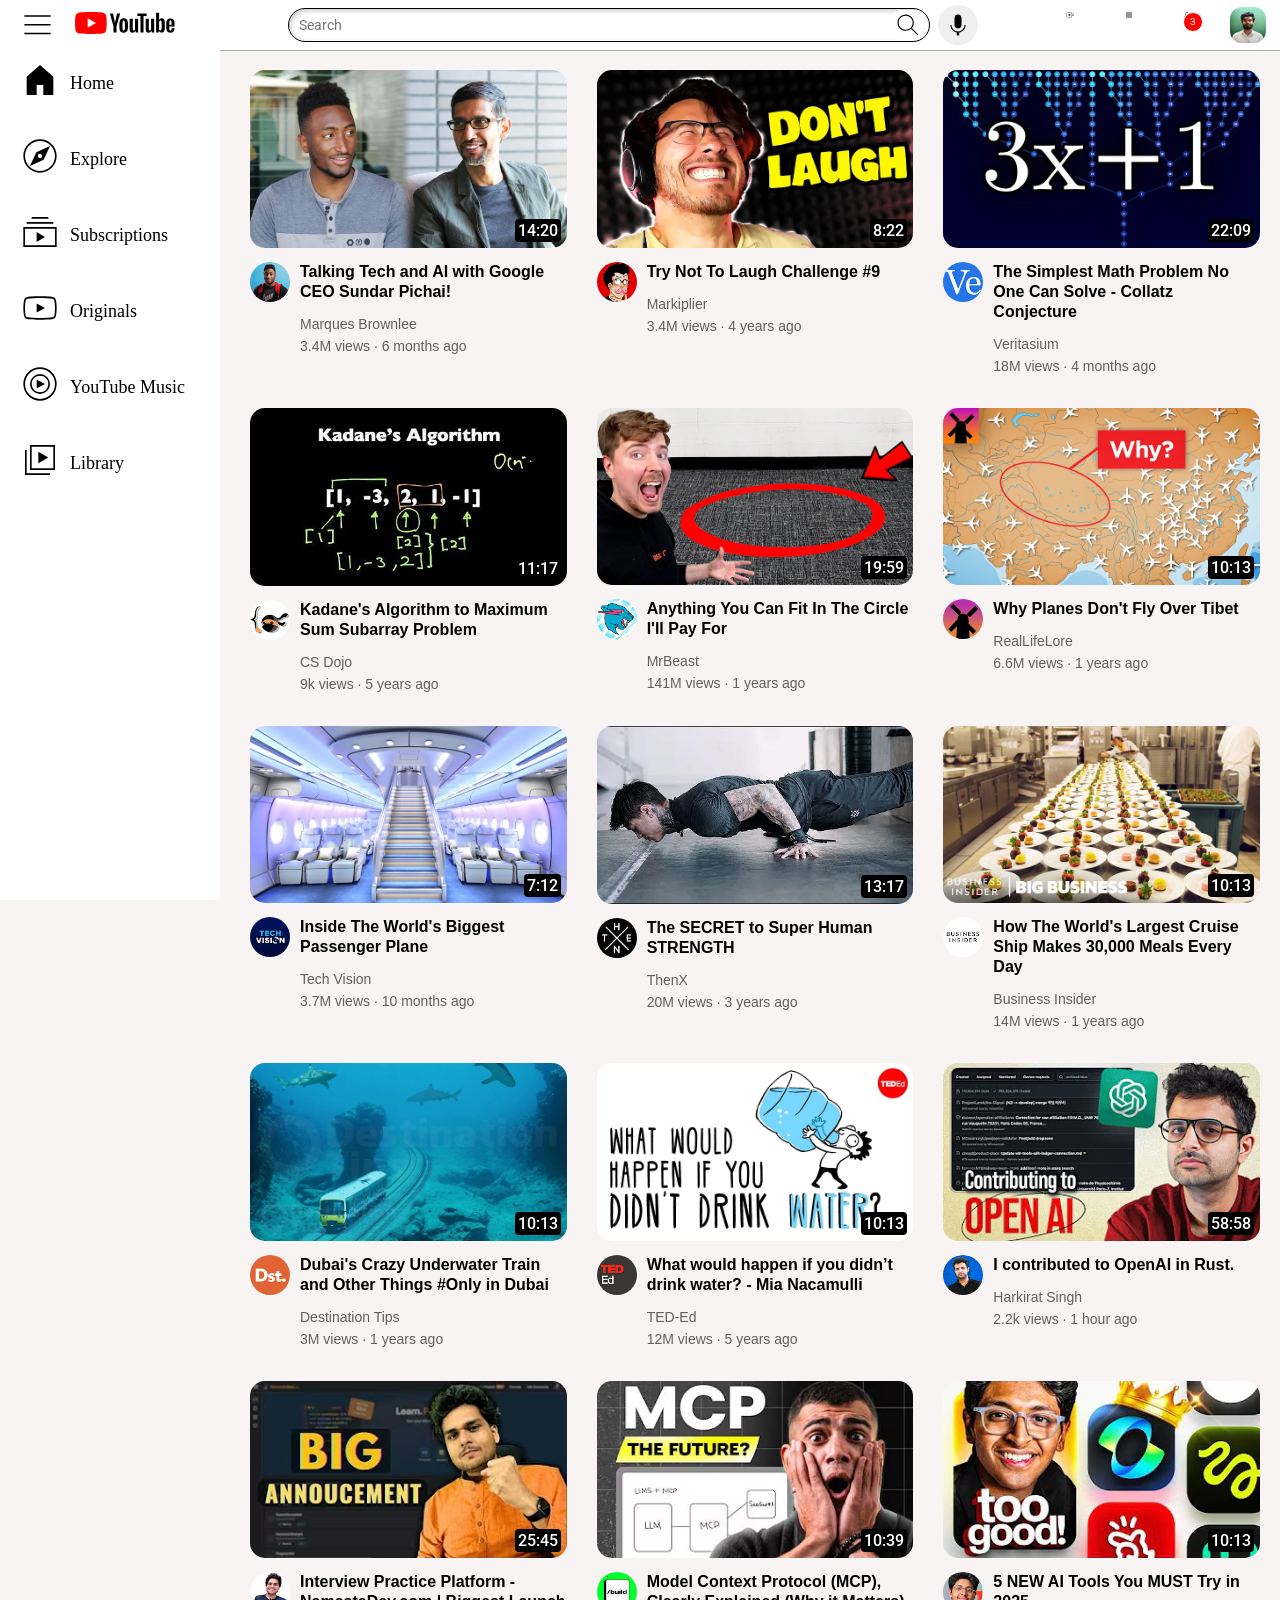
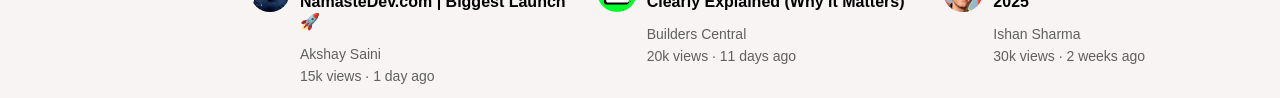
<file: index.html>
<!DOCTYPE html>
<html lang="en">
<head>
  <meta charset="UTF-8">
  <meta name="viewport" content="width=device-width, initial-scale=1.0">
  <link rel="preconnect" href="https://fonts.googleapis.com">
<link rel="preconnect" href="https://fonts.gstatic.com" crossorigin>
<link href="https://fonts.googleapis.com/css2?family=Roboto:ital,wght@0,100..900;1,100..900&display=swap" rel="stylesheet">

  <title>youtube.com Clone</title>
  <link rel="stylesheet" href="youtube.css">
  <link rel="stylesheet" href="header.css">
  <link rel="stylesheet" href="general.css">
  <link rel="stylesheet" href="sidebar.css">
  
</head>
<body>
  <!-- header -->
  <header class="header">
    <div class="left-section">
      <div class="menu-icon">
        <img class="menu" src="thumbnails/hamburger-menu.svg" alt="menu">
        <div class="tooltip">
          Menu
        </div>
      </div>
     <a href="https://www.youtube.com/">
      <img class="youtubelogo" src="thumbnails/youtube-logo.svg" alt="youtube">
     </a>
      
    </div>
    <div class="middle-section">
      <input class="nav-bar" type="text" placeholder="Search">
      <button class="search-button">
        <img src="thumbnails/search.svg" alt="search">
        <div class="tooltip">Search</div>
      </button>
      <button class="voice-search-button">
        <img src="thumbnails/voice-search-icon.svg" alt="">
        <div class="tooltip">Search With Your Voice</div>
      </button>
    </div>
    <div class="right-section">
      <button class="add-video-btn">
        <img class="add-video-icon" src="thumbnails/upload.svg" alt="add-video">
        <div class="tooltip">Create</div>
      </button>
      <button class="apps-btn">
        <img class="apps-icon" src="thumbnails/youtube-apps.svg" alt="apps">
        <div class="tooltip">YouTube Apps</div>
      </button>
      <button class="notification-btn">
        <img class="notification-icon" src="thumbnails/notifications.svg" alt="notifications">
        <p class="notifi-nor">3</p>
        <div class="tooltip">Notifications</div>
      </button>
      <div class="profile">
        <img class="profile-icon"  src="thumbnails/suhail-profile.jpg" alt="profile-pic">
        <div class="tooltip">Profile</div>
      </div>   
    </div>
  </header>
  <!-- side bar -->
  <nav class="side-bar">
    <div class="sidebar-box">
      <a href="https://www.youtube.com/">
        <img class="sidebar-image" src="thumbnails/home.svg" alt="home">
      </a>
      <div class="sidebar-des">Home</div>
      
    </div>
    <div class="sidebar-box">
      <img class="sidebar-image" src="thumbnails/explore.svg" alt="explore">
      <div class="sidebar-des">Explore</div>
    </div>
    <div class="sidebar-box">
      <img class="sidebar-image" src="thumbnails/subscriptions.svg" alt="subscription">
      <div class="sidebar-des">Subscriptions</div>
    </div>
    <div class="sidebar-box">
      <img class="sidebar-image" src="thumbnails/originals.svg" alt="originals">
      <div class="sidebar-des">Originals</div>
    </div>
    <div class="sidebar-box">
      <img class="sidebar-image" src="thumbnails/youtube-music.svg" alt="music">
      <div class="sidebar-des">YouTube Music</div>
    </div>
    <div class="sidebar-box">
      <img class="sidebar-image" src="thumbnails/library.svg" alt="library">
      <div class="sidebar-des">Library</div>
    </div>
  </nav>
  <!-- extended-sidebar -->
  <nav class="exside-bar">
    <div class="horizontal-layout">
      <div class="exsidebar-box">
        <a href="https://www.youtube.com/">
          <img class="exsidebar-image" src="thumbnails/home.svg" alt="home">
        </a>
      </div>
      <div class="exsidebar-des">Home</div>
    </div>
     
    <div class="horizontal-layout">
      <div class="exsidebar-box">
        <img class="exsidebar-image" src="thumbnails/explore.svg" alt="explore">
      </div>
      <div class="exsidebar-des">Explore</div>
    </div>
      
    <div class="horizontal-layout">
      <div class="exsidebar-box">
        <img class="exsidebar-image" src="thumbnails/subscriptions.svg" alt="subscription">
      </div>
      <div class="exsidebar-des">Subscriptions</div>
    </div>
     
    <div class="horizontal-layout">
      <div class="exsidebar-box">
        <img class="exsidebar-image" src="thumbnails/originals.svg" alt="originals">
      </div>
      <div class="exsidebar-des">Originals</div>
    </div>
      
    <div class="horizontal-layout">
      <div class="exsidebar-box">
        <img class="exsidebar-image" src="thumbnails/youtube-music.svg" alt="music">
      </div>
      <div class="exsidebar-des">YouTube Music</div>
    </div>
      
    <div class="horizontal-layout">
      <div class="exsidebar-box">
        <img class="exsidebar-image" src="thumbnails/library.svg" alt="library">
      </div>
      <div class="exsidebar-des">Library</div>
    </div>
       
  </nav>


  <!-- layout -->
  <main class="main-content">
  <section class="youtube-web-page">
    <!-- 1 -->
    <div class="layout">
    <div class="thumbnail-time">
      <a href="https://www.youtube.com/watch?v=n2RNcPRtAiY">
        <img class="thumbnail" src="thumbnails/thumbnail-1.webp" alt="">
      </a>
      
    <p class="video-time">14&#58;20</p>
    </div>
    <div class="channel-profile-info">
    <div class="profile-layouts">
      <a href="https://www.youtube.com/c/mkbhd">
      <img class="profile-pic" src="thumbnails/channel-1.jpeg" alt="channel-1">
      </a>
    </div>
    
    <div class="video-info">
        <p class="video-title">
      <a href="https://www.youtube.com/watch?v=n2RNcPRtAiY">
          Talking Tech and AI with Google CEO Sundar Pichai!
      </a>
        </p>
        <a href="https://www.youtube.com/c/mkbhd">
          <p class="video-author">
            Marques Brownlee
          </p>
          </a>
    
    <p class="video-stats">
      3.4M views &#183; 6 months ago
    </p>
  </div>
  </div>
  </div>
  <!-- 2 -->
  <div class="layout">
    <div class="thumbnail-time">
      <a href="https://www.youtube.com/watch?v=mP0RAo9SKZk">
        <img class="thumbnail" src="thumbnails/thumbnail-2.webp" alt="">
      </a>
        <p class="video-time">8&#58;22</p>
    </div>
    <div class="channel-profile-info">
      <div class="profile-layouts">
        <a href="https://www.youtube.com/c/markiplier">
        <img class="profile-pic" src="thumbnails/channel-2.jpeg" alt="channel-2">

        </a>
      </div>
      <div class="video-info">
        <p class="video-title">
          <a href="https://www.youtube.com/watch?v=mP0RAo9SKZk">
          Try Not To Laugh Challenge &#35;9
        </a>
        </p>
        <a href="https://www.youtube.com/c/markiplier">
          <p class="video-author">
            Markiplier
          </p>
          </a>
        <p class="video-stats">
          3.4M views &#183; 4 years ago
        </p>
    </div>
    </div>
  </div>
  <!-- 3 -->
  <div class="layout">
    <div class="thumbnail-time">
      <a href="https://www.youtube.com/watch?v=094y1Z2wpJg">
      <img class="thumbnail" src="thumbnails/thumbnail-3.webp" alt="">

      </a>
      <p class="video-time">22&#58;09</p>
    </div>
    <div class="channel-profile-info">
      <div class="profile-layouts">
        <a href="https://www.youtube.com/c/veritasium">
        <img class="profile-pic" src="thumbnails/channel-3.jpeg" alt="channel-2">
        </a>
      </div>
      <div class="video-info">
        <p class="video-title">
          <a href="https://www.youtube.com/watch?v=094y1Z2wpJg">
            The Simplest Math Problem No One Can Solve - Collatz Conjecture
        </a>
        </p>
        <a href="https://www.youtube.com/c/veritasium">
          <p class="video-author">
            Veritasium
          </p>
          </a>
        
        <p class="video-stats">
          18M views &#183; 4 months ago
        </p>
      </div>
    </div>
  </div>
  <!-- 4 -->
  <div class="layout">
    <div class="thumbnail-time">
      <a href="https://www.youtube.com/watch?v=86CQq3pKSUw">
      <img class="thumbnail" src="thumbnails/thumbnail-4.webp" alt="">
      </a>
      <p class="video-time">11&#58;17</p>
    </div>
    <div class="channel-profile-info">
    <div class="profile-layouts">
      <a href="https://www.youtube.com/c/CSDojo">
      <img class="profile-pic" src="thumbnails/channel-4.jpeg" alt="channel-2">
      </a> 
    </div>
    <div class="video-info">
    <p class="video-title">
      <a href="https://www.youtube.com/watch?v=86CQq3pKSUw">
      Kadane&#39;s Algorithm to Maximum Sum Subarray Problem

    </p>
    <a href="https://www.youtube.com/c/CSDojo">
      <p class="video-author">
        CS Dojo
      </p>
      </a> 
    
  </a>

    <p class="video-stats">
      9k views &#183; 5 years ago
    </p>
  </div>
  </div>
  </div>
  <!-- 5 -->
  <div class="layout">
    <div class="thumbnail-time">
      <a href="https://www.youtube.com/watch?v=yXWw0_UfSFg">
      <img class="thumbnail" src="thumbnails/thumbnail-5.webp" alt="">
      </a>
      <p class="video-time">19&#58;59</p>
    </div>
    <div class="channel-profile-info">
    <div class="profile-layouts">
      <a href="https://www.youtube.com/channel/UCX6OQ3DkcsbYNE6H8uQQuVA">
      <img class="profile-pic" src="thumbnails/channel-5.jpeg" alt="channel-2">
      </a>
    </div>
    <div class="video-info">
    <p class="video-title">
      <a href="https://www.youtube.com/watch?v=yXWw0_UfSFg">
      Anything You Can Fit In The Circle I&#39;ll Pay For

    </p>
    <a href="https://www.youtube.com/channel/UCX6OQ3DkcsbYNE6H8uQQuVA">
      <p class="video-author">
        MrBeast
      </p>
      </a>

  </a>

    <p class="video-stats">
      141M views &#183; 1 years ago
    </p>
  </div>
  </div>
  </div>
  <!-- 6 -->
  <div class="layout">
    <div class="thumbnail-time">
      <a href="https://www.youtube.com/watch?v=e3MX7HoGXug">
      <img class="thumbnail" src="thumbnails/thumbnail-6.webp" alt="">
      </a>
      <p class="video-time">10&#58;13</p>
    </div>
    <div class="channel-profile-info">
      <div class="profile-layouts">
        <a href="https://www.youtube.com/channel/UCP5tjEmvPItGyLhmjdwP7Ww">
        <img class="profile-pic" src="thumbnails/6.jpeg" alt="channel-2">
        </a>
      </div>
      <div class="video-info">
        <p class="video-title">
          <a href="https://www.youtube.com/watch?v=e3MX7HoGXug">
          Why Planes Don&#39;t Fly Over Tibet
          </a>
        </p>
        <a href="https://www.youtube.com/channel/UCP5tjEmvPItGyLhmjdwP7Ww">
          <p class="video-author">
            RealLifeLore
          </p>
          </a>
        <p class="video-stats">
          6.6M views &#183; 1 years ago
        </p>
    </div>
    </div>
  </div>
  <!-- 7 -->
  <div class="layout">
    <div class="thumbnail-time">
      <a href="https://www.youtube.com/watch?v=lFm4EM1juls">
      <img class="thumbnail" src="thumbnails/thumbnail-7.webp" alt="">
    </a>
      <p class="video-time">7&#58;12</p>
    </div>
    <div class="channel-profile-info">
      <div class="profile-layouts">
        <a href="https://www.youtube.com/channel/UCHAK6CyegY22Zj2GWrcaIxg">
        <img class="profile-pic" src="thumbnails/7.jpeg" alt="channel-2">
        </a>
      </div>
      <div class="video-info">
        <p class="video-title">
          <a class="video-link" href="https://www.youtube.com/watch?v=lFm4EM1juls">
            Inside The World's Biggest Passenger Plane
      </a>
          
        </p>
        <a href="https://www.youtube.com/channel/UCHAK6CyegY22Zj2GWrcaIxg">
          <p class="video-author">
            Tech Vision
          </p>
          </a>
        
        <p class="video-stats">
          3.7M views &#183;  10 months ago
        </p>
    </div>
    </div>
  </div>
  <!-- 8 -->
  <div class="layout">
    <div class="thumbnail-time">
      <a href="https://www.youtube.com/watch?v=ixmxOlcrlUc">
      <img class="thumbnail" src="thumbnails/thumbnail-8.webp" alt="">
      </a>
      <p class="video-time">13&#58;17</p>
    </div>
    <div class="channel-profile-info">
      <div class="profile-layouts">
        <a href="https://www.youtube.com/c/OFFICIALTHENXSTUDIOS">
        <img class="profile-pic" src="thumbnails/channel-8.jpeg" alt="channel-2">
        </a>
      </div>
      <div class="video-info">
        <p class="video-title">
          <a class="video-link" href="https://www.youtube.com/watch?v=ixmxOlcrlUc">
            The SECRET to Super Human STRENGTH
          </a>
          
        </p>
        <a href="https://www.youtube.com/c/OFFICIALTHENXSTUDIOS">
          <p class="video-author">
            ThenX
          </p>
          </a>
        
        <p class="video-stats">
          20M views &#183; 3 years ago
        </p>
    </div>
    </div>
  </div>
  <!-- 9 -->
  <div class="layout">
    <div class="thumbnail-time">
      <a href="https://www.youtube.com/watch?v=R2vXbFp5C9o">
      <img class="thumbnail" src="thumbnails/thumbnail-9.webp" alt="">
      </a>
      <p class="video-time">10&#58;13</p>
    </div>
    <div class="channel-profile-info">
      <div class="profile-layouts">
        <a href="https://www.youtube.com/user/businessinsider">
          <img class="profile-pic" src="thumbnails/channel-9.jpeg" alt="channel-2">
        </a>
        
      </div>
      <div class="video-info">
        <p class="video-title">
          <a href="https://www.youtube.com/watch?v=R2vXbFp5C9o">
          
  How The World's Largest Cruise Ship Makes 30,000 Meals Every Day


        </a>
        </p>
        <a href="https://www.youtube.com/user/businessinsider">
          <p class="video-author">
            Business Insider
          </p>
        </a>
        
        <p class="video-stats">
          14M views &#183; 1 years ago
        </p>
    </div>
    </div>
  </div>
  <!-- 10 -->
  <div class="layout">
    <div class="thumbnail-time">
      <a href="https://www.youtube.com/watch?v=0nZuYyXET3s">
      <img class="thumbnail" src="thumbnails/thumbnail-10.webp" alt="">
      </a>
      <p class="video-time">10&#58;13</p>
    </div>
    <div class="channel-profile-info">
      <div class="profile-layouts">
        <a href="https://www.youtube.com/c/Destinationtips">
          <img class="profile-pic" src="thumbnails/channel-10.jpeg" alt="channel-2">
        </a>
        
      </div>
      <div class="video-info">
        <p class="video-title">
          <a href="https://www.youtube.com/watch?v=0nZuYyXET3s">
          Dubai's Crazy Underwater Train and Other Things #Only in Dubai

        </a>
        </p>
        <a href="https://www.youtube.com/c/Destinationtips">
          <p class="video-author">
            Destination Tips
          </p>
        </a>
        
        <p class="video-stats">
          3M views &#183; 1 years ago
        </p>
    </div>
    </div>
  </div>
  <!-- 11 -->
  <div class="layout">
    <div class="thumbnail-time">
      <a href="https://www.youtube.com/watch?v=9iMGFqMmUFs">
        <img class="thumbnail" src="thumbnails/thumbnail-11.webp" alt="">
      </a>
      <p class="video-time">10&#58;13</p>
    </div>
    <div class="channel-profile-info">
      <div class="profile-layouts">
        <a href="https://www.youtube.com/teded">
        <img class="profile-pic" src="thumbnails/channel-11.jpeg" alt="channel-2">
        </a>
      </div>
      <div class="video-info">
        <p class="video-title">
          <a href="https://www.youtube.com/watch?v=9iMGFqMmUFs">
        
  What would happen if you didn’t drink water? - Mia Nacamulli


        </a>
        </p>
        <a href="https://www.youtube.com/teded">
          <p class="video-author">
            TED-Ed
          </p>
        </a>
        
        <p class="video-stats">
          12M views &#183; 5 years ago
        </p>
    </div>
    </div>
  </div>
  <!-- 12 -->
  <div class="layout">
    <div class="thumbnail-time">
      <a href="https://www.youtube.com/watch?v=iNWT3SAWBFA">
      <img class="thumbnail" src="thumbnails/thumbnail-12.webp" alt="">
      </a>
      <p class="video-time">58&#58;58</p>
    </div>
    <div class="channel-profile-info">
      <div class="profile-layouts">
        <a href="https://www.youtube.com/@harkirat1">
        <img class="profile-pic" src="thumbnails/channel-12.jpeg" alt="channel-2">
        </a>
      </div>
      <div class="video-info">
        <p class="video-title">
          <a href="https://www.youtube.com/watch?v=iNWT3SAWBFA">        
            I contributed to OpenAI in Rust.
        </a>
        </p>
        <a href="https://www.youtube.com/@harkirat1">
          <p class="video-author">
            Harkirat Singh
          </p>
        </a>
        
        <p class="video-stats">
          2.2k views &#183; 1 hour ago
        </p>
    </div>
    </div>
  </div>
  <!-- 13 -->
  <div class="layout">
    <div class="thumbnail-time">
      <a href="https://www.youtube.com/watch?v=pXmUvRW4RI0&amp;pp=0gcJCYQJAYcqIYzv">
      <img class="thumbnail" src="thumbnails/thumbnail-13.webp" alt="">
      </a>
      <p class="video-time">25&#58;45</p>
    </div>
    <div class="channel-profile-info">
      <div class="profile-layouts">
        <a href="https://www.youtube.com/@akshaymarch7">
        <img class="profile-pic" src="thumbnails/channel-13.jpeg" alt="channel-2">
        </a>
      </div>
      <div class="video-info">
        <p class="video-title">
          <a href="https://www.youtube.com/watch?v=pXmUvRW4RI0&amp;pp=0gcJCYQJAYcqIYzv">
            Interview Practice Platform - NamasteDev.com | Biggest Launch 🚀 
        </a>
        </p>
        <a href="https://www.youtube.com/@akshaymarch7">
          <p class="video-author">
            Akshay Saini
          </p>
        </a>
        
        <p class="video-stats">
          15k views &#183; 1 day ago
        </p>
    </div>
    </div>
  </div>
  <!-- 14 -->
  <div class="layout">
    <div class="thumbnail-time">
      <a href="https://www.youtube.com/watch?v=e3MX7HoGXug">
      <img class="thumbnail" src="thumbnails/thumbnail-14.webp" alt="">
      </a>
      <p class="video-time">10&#58;39</p>
    </div>
    <div class="channel-profile-info">
      <div class="profile-layouts">
      <a href="https://www.youtube.com/@BuildersCentral">
        <img class="profile-pic" src="thumbnails/channel-14.jpeg" alt="channel-2">
      </a>
      </div>
      <div class="video-info">
        <p class="video-title">
          <a href="https://www.youtube.com/watch?v=e3MX7HoGXug">
            Model Context Protocol (MCP), Clearly Explained (Why it Matters)
        </a>
        </p>
        <a href="https://www.youtube.com/@BuildersCentral">
          <p class="video-author">
            Builders Central
          </p>
        </a>
        
        <p class="video-stats">
          20k views &#183; 11 days ago
        </p>
    </div>
    </div>
  </div>
  <!-- 15 -->
  <div class="layout">
    <div class="thumbnail-time">
      <a href="https://www.youtube.com/watch?v=ArHBvlnXtH8">
      <img class="thumbnail" src="thumbnails/thumbnail-15.webp" alt="">
      </a>
      <p class="video-time">10&#58;13</p>
    </div>
    <div class="channel-profile-info">
      <div class="profile-layouts">
        <a href="https://www.youtube.com/@IshanSharma7390">
        <img class="profile-pic" src="thumbnails/channel-15.jpeg" alt="channel-2">
        </a>
      </div>
      <div class="video-info">
        <p class="video-title">
          <a href="https://www.youtube.com/watch?v=ArHBvlnXtH8">
            5 NEW AI Tools You MUST Try in 2025  
        </a>
        </p>
        <a href="https://www.youtube.com/@IshanSharma7390">
          <p class="video-author">
            Ishan Sharma
          </p>
        </a>
      
        <p class="video-stats">
          30k views &#183; 2 weeks ago
        </p>
    </div>
    </div>
  </div>

  </section> 
  </main>
</body>
</html>
</file>
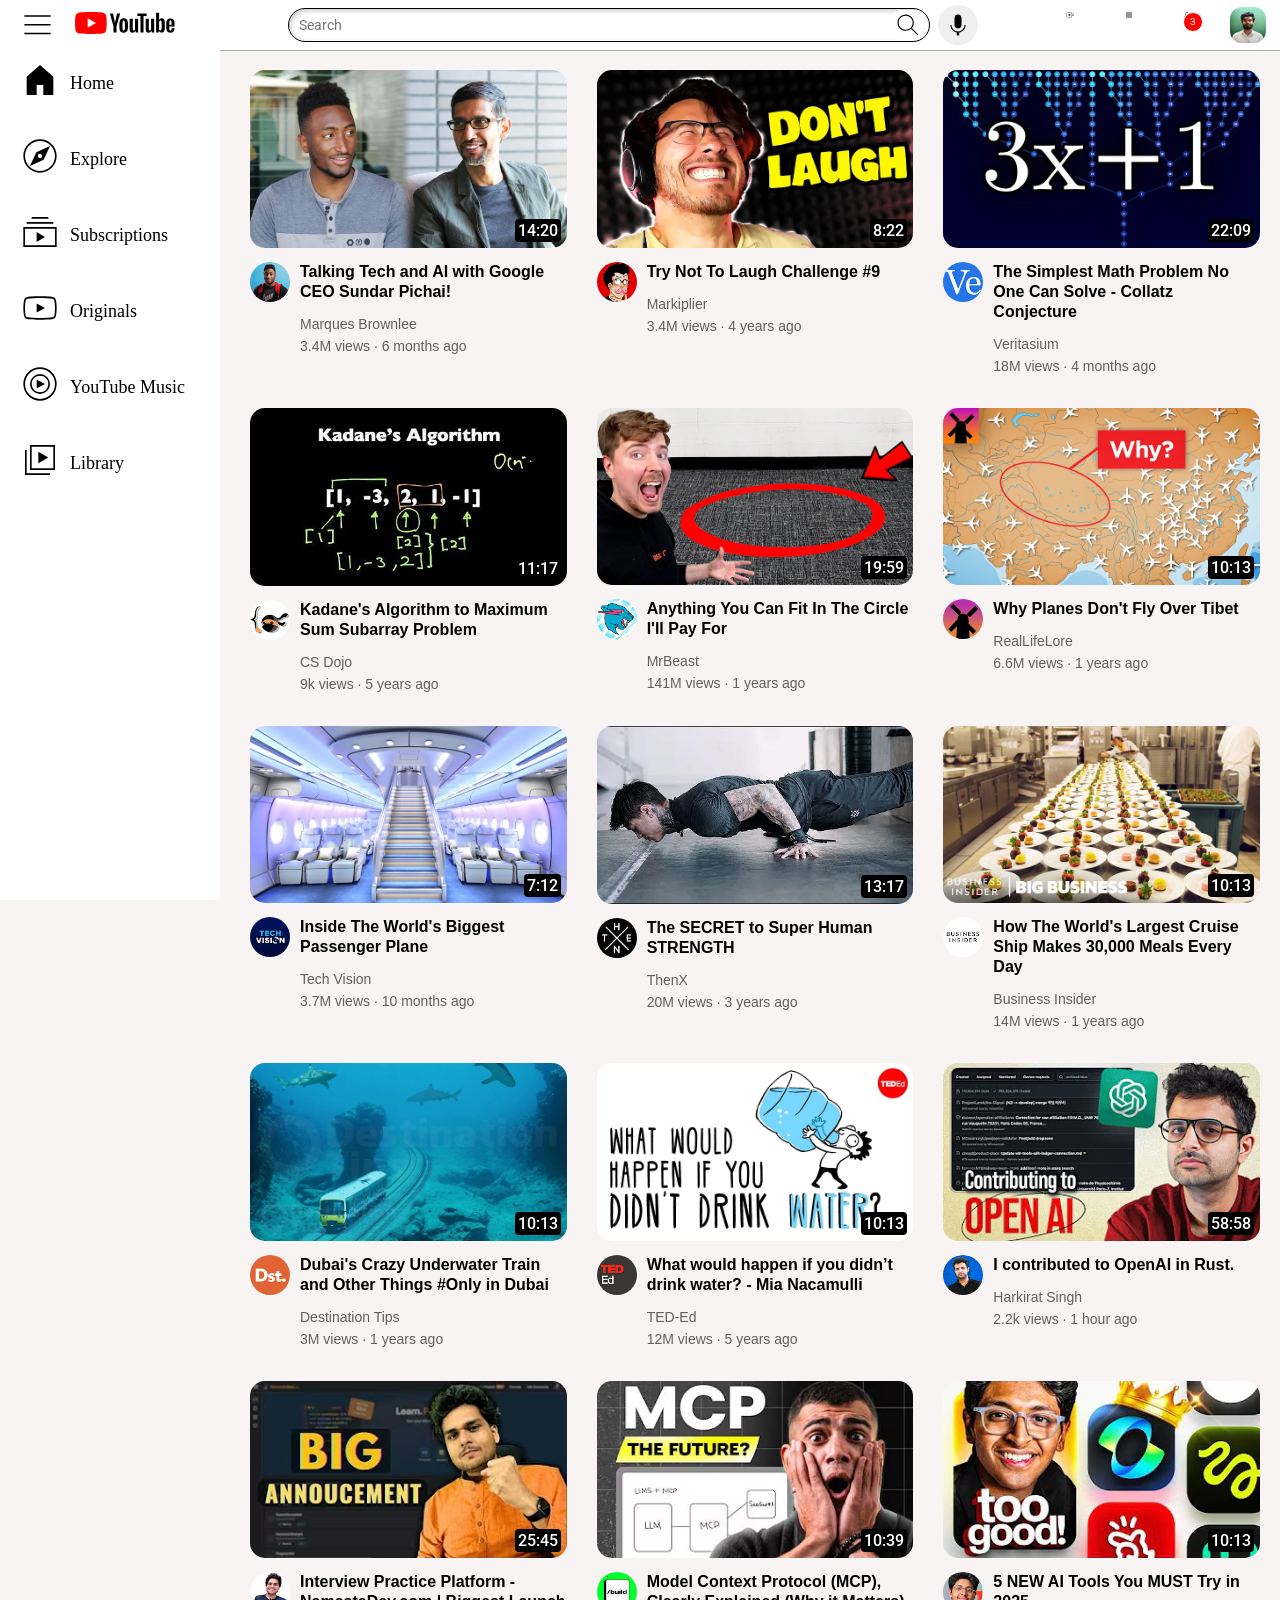
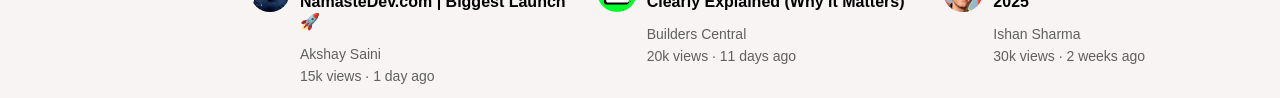
<file: youtube.html>
<!DOCTYPE html>
<html lang="en">
<head>
  <meta charset="UTF-8">
  <meta name="viewport" content="width=device-width, initial-scale=1.0">
  <link rel="preconnect" href="https://fonts.googleapis.com">
<link rel="preconnect" href="https://fonts.gstatic.com" crossorigin>
<link href="https://fonts.googleapis.com/css2?family=Roboto:ital,wght@0,100..900;1,100..900&display=swap" rel="stylesheet">

  <title>youtube.com Clone</title>
  <link rel="stylesheet" href="youtube.css">
  <link rel="stylesheet" href="header.css">
  <link rel="stylesheet" href="general.css">
  <link rel="stylesheet" href="sidebar.css">
  
</head>
<body>
  <!-- header -->
  <header class="header">
    <div class="left-section">
      <div class="menu-icon">
        <img class="menu" src="thumbnails/hamburger-menu.svg" alt="menu">
        <div class="tooltip">
          Menu
        </div>
      </div>
     <a href="https://www.youtube.com/">
      <img class="youtubelogo" src="thumbnails/youtube-logo.svg" alt="youtube">
     </a>
      
    </div>
    <div class="middle-section">
      <input class="nav-bar" type="text" placeholder="Search">
      <button class="search-button">
        <img src="thumbnails/search.svg" alt="search">
        <div class="tooltip">Search</div>
      </button>
      <button class="voice-search-button">
        <img src="thumbnails/voice-search-icon.svg" alt="">
        <div class="tooltip">Search With Your Voice</div>
      </button>
    </div>
    <div class="right-section">
      <button class="add-video-btn">
        <img class="add-video-icon" src="thumbnails/upload.svg" alt="add-video">
        <div class="tooltip">Create</div>
      </button>
      <button class="apps-btn">
        <img class="apps-icon" src="thumbnails/youtube-apps.svg" alt="apps">
        <div class="tooltip">YouTube Apps</div>
      </button>
      <button class="notification-btn">
        <img class="notification-icon" src="thumbnails/notifications.svg" alt="notifications">
        <p class="notifi-nor">3</p>
        <div class="tooltip">Notifications</div>
      </button>
      <div class="profile">
        <img class="profile-icon"  src="thumbnails/suhail-profile.jpg" alt="profile-pic">
        <div class="tooltip">Profile</div>
      </div>   
    </div>
  </header>
  <!-- side bar -->
  <nav class="side-bar">
    <div class="sidebar-box">
      <a href="https://www.youtube.com/">
        <img class="sidebar-image" src="thumbnails/home.svg" alt="home">
      </a>
      <div class="sidebar-des">Home</div>
      
    </div>
    <div class="sidebar-box">
      <img class="sidebar-image" src="thumbnails/explore.svg" alt="explore">
      <div class="sidebar-des">Explore</div>
    </div>
    <div class="sidebar-box">
      <img class="sidebar-image" src="thumbnails/subscriptions.svg" alt="subscription">
      <div class="sidebar-des">Subscriptions</div>
    </div>
    <div class="sidebar-box">
      <img class="sidebar-image" src="thumbnails/originals.svg" alt="originals">
      <div class="sidebar-des">Originals</div>
    </div>
    <div class="sidebar-box">
      <img class="sidebar-image" src="thumbnails/youtube-music.svg" alt="music">
      <div class="sidebar-des">YouTube Music</div>
    </div>
    <div class="sidebar-box">
      <img class="sidebar-image" src="thumbnails/library.svg" alt="library">
      <div class="sidebar-des">Library</div>
    </div>
  </nav>
  <!-- extended-sidebar -->
  <nav class="exside-bar">
    <div class="horizontal-layout">
      <div class="exsidebar-box">
        <a href="https://www.youtube.com/">
          <img class="exsidebar-image" src="thumbnails/home.svg" alt="home">
        </a>
      </div>
      <div class="exsidebar-des">Home</div>
    </div>
     
    <div class="horizontal-layout">
      <div class="exsidebar-box">
        <img class="exsidebar-image" src="thumbnails/explore.svg" alt="explore">
      </div>
      <div class="exsidebar-des">Explore</div>
    </div>
      
    <div class="horizontal-layout">
      <div class="exsidebar-box">
        <img class="exsidebar-image" src="thumbnails/subscriptions.svg" alt="subscription">
      </div>
      <div class="exsidebar-des">Subscriptions</div>
    </div>
     
    <div class="horizontal-layout">
      <div class="exsidebar-box">
        <img class="exsidebar-image" src="thumbnails/originals.svg" alt="originals">
      </div>
      <div class="exsidebar-des">Originals</div>
    </div>
      
    <div class="horizontal-layout">
      <div class="exsidebar-box">
        <img class="exsidebar-image" src="thumbnails/youtube-music.svg" alt="music">
      </div>
      <div class="exsidebar-des">YouTube Music</div>
    </div>
      
    <div class="horizontal-layout">
      <div class="exsidebar-box">
        <img class="exsidebar-image" src="thumbnails/library.svg" alt="library">
      </div>
      <div class="exsidebar-des">Library</div>
    </div>
       
  </nav>


  <!-- layout -->
  <main class="main-content">
  <section class="youtube-web-page">
    <!-- 1 -->
    <div class="layout">
    <div class="thumbnail-time">
      <a href="https://www.youtube.com/watch?v=n2RNcPRtAiY">
        <img class="thumbnail" src="thumbnails/thumbnail-1.webp" alt="">
      </a>
      
    <p class="video-time">14&#58;20</p>
    </div>
    <div class="channel-profile-info">
    <div class="profile-layouts">
      <a href="https://www.youtube.com/c/mkbhd">
      <img class="profile-pic" src="thumbnails/channel-1.jpeg" alt="channel-1">
      </a>
    </div>
    
    <div class="video-info">
        <p class="video-title">
      <a href="https://www.youtube.com/watch?v=n2RNcPRtAiY">
          Talking Tech and AI with Google CEO Sundar Pichai!
      </a>
        </p>
        <a href="https://www.youtube.com/c/mkbhd">
          <p class="video-author">
            Marques Brownlee
          </p>
          </a>
    
    <p class="video-stats">
      3.4M views &#183; 6 months ago
    </p>
  </div>
  </div>
  </div>
  <!-- 2 -->
  <div class="layout">
    <div class="thumbnail-time">
      <a href="https://www.youtube.com/watch?v=mP0RAo9SKZk">
        <img class="thumbnail" src="thumbnails/thumbnail-2.webp" alt="">
      </a>
        <p class="video-time">8&#58;22</p>
    </div>
    <div class="channel-profile-info">
      <div class="profile-layouts">
        <a href="https://www.youtube.com/c/markiplier">
        <img class="profile-pic" src="thumbnails/channel-2.jpeg" alt="channel-2">

        </a>
      </div>
      <div class="video-info">
        <p class="video-title">
          <a href="https://www.youtube.com/watch?v=mP0RAo9SKZk">
          Try Not To Laugh Challenge &#35;9
        </a>
        </p>
        <a href="https://www.youtube.com/c/markiplier">
          <p class="video-author">
            Markiplier
          </p>
          </a>
        <p class="video-stats">
          3.4M views &#183; 4 years ago
        </p>
    </div>
    </div>
  </div>
  <!-- 3 -->
  <div class="layout">
    <div class="thumbnail-time">
      <a href="https://www.youtube.com/watch?v=094y1Z2wpJg">
      <img class="thumbnail" src="thumbnails/thumbnail-3.webp" alt="">

      </a>
      <p class="video-time">22&#58;09</p>
    </div>
    <div class="channel-profile-info">
      <div class="profile-layouts">
        <a href="https://www.youtube.com/c/veritasium">
        <img class="profile-pic" src="thumbnails/channel-3.jpeg" alt="channel-2">
        </a>
      </div>
      <div class="video-info">
        <p class="video-title">
          <a href="https://www.youtube.com/watch?v=094y1Z2wpJg">
            The Simplest Math Problem No One Can Solve - Collatz Conjecture
        </a>
        </p>
        <a href="https://www.youtube.com/c/veritasium">
          <p class="video-author">
            Veritasium
          </p>
          </a>
        
        <p class="video-stats">
          18M views &#183; 4 months ago
        </p>
      </div>
    </div>
  </div>
  <!-- 4 -->
  <div class="layout">
    <div class="thumbnail-time">
      <a href="https://www.youtube.com/watch?v=86CQq3pKSUw">
      <img class="thumbnail" src="thumbnails/thumbnail-4.webp" alt="">
      </a>
      <p class="video-time">11&#58;17</p>
    </div>
    <div class="channel-profile-info">
    <div class="profile-layouts">
      <a href="https://www.youtube.com/c/CSDojo">
      <img class="profile-pic" src="thumbnails/channel-4.jpeg" alt="channel-2">
      </a> 
    </div>
    <div class="video-info">
    <p class="video-title">
      <a href="https://www.youtube.com/watch?v=86CQq3pKSUw">
      Kadane&#39;s Algorithm to Maximum Sum Subarray Problem

    </p>
    <a href="https://www.youtube.com/c/CSDojo">
      <p class="video-author">
        CS Dojo
      </p>
      </a> 
    
  </a>

    <p class="video-stats">
      9k views &#183; 5 years ago
    </p>
  </div>
  </div>
  </div>
  <!-- 5 -->
  <div class="layout">
    <div class="thumbnail-time">
      <a href="https://www.youtube.com/watch?v=yXWw0_UfSFg">
      <img class="thumbnail" src="thumbnails/thumbnail-5.webp" alt="">
      </a>
      <p class="video-time">19&#58;59</p>
    </div>
    <div class="channel-profile-info">
    <div class="profile-layouts">
      <a href="https://www.youtube.com/channel/UCX6OQ3DkcsbYNE6H8uQQuVA">
      <img class="profile-pic" src="thumbnails/channel-5.jpeg" alt="channel-2">
      </a>
    </div>
    <div class="video-info">
    <p class="video-title">
      <a href="https://www.youtube.com/watch?v=yXWw0_UfSFg">
      Anything You Can Fit In The Circle I&#39;ll Pay For

    </p>
    <a href="https://www.youtube.com/channel/UCX6OQ3DkcsbYNE6H8uQQuVA">
      <p class="video-author">
        MrBeast
      </p>
      </a>

  </a>

    <p class="video-stats">
      141M views &#183; 1 years ago
    </p>
  </div>
  </div>
  </div>
  <!-- 6 -->
  <div class="layout">
    <div class="thumbnail-time">
      <a href="https://www.youtube.com/watch?v=e3MX7HoGXug">
      <img class="thumbnail" src="thumbnails/thumbnail-6.webp" alt="">
      </a>
      <p class="video-time">10&#58;13</p>
    </div>
    <div class="channel-profile-info">
      <div class="profile-layouts">
        <a href="https://www.youtube.com/channel/UCP5tjEmvPItGyLhmjdwP7Ww">
        <img class="profile-pic" src="thumbnails/6.jpeg" alt="channel-2">
        </a>
      </div>
      <div class="video-info">
        <p class="video-title">
          <a href="https://www.youtube.com/watch?v=e3MX7HoGXug">
          Why Planes Don&#39;t Fly Over Tibet
          </a>
        </p>
        <a href="https://www.youtube.com/channel/UCP5tjEmvPItGyLhmjdwP7Ww">
          <p class="video-author">
            RealLifeLore
          </p>
          </a>
        <p class="video-stats">
          6.6M views &#183; 1 years ago
        </p>
    </div>
    </div>
  </div>
  <!-- 7 -->
  <div class="layout">
    <div class="thumbnail-time">
      <a href="https://www.youtube.com/watch?v=lFm4EM1juls">
      <img class="thumbnail" src="thumbnails/thumbnail-7.webp" alt="">
    </a>
      <p class="video-time">7&#58;12</p>
    </div>
    <div class="channel-profile-info">
      <div class="profile-layouts">
        <a href="https://www.youtube.com/channel/UCHAK6CyegY22Zj2GWrcaIxg">
        <img class="profile-pic" src="thumbnails/7.jpeg" alt="channel-2">
        </a>
      </div>
      <div class="video-info">
        <p class="video-title">
          <a class="video-link" href="https://www.youtube.com/watch?v=lFm4EM1juls">
            Inside The World's Biggest Passenger Plane
      </a>
          
        </p>
        <a href="https://www.youtube.com/channel/UCHAK6CyegY22Zj2GWrcaIxg">
          <p class="video-author">
            Tech Vision
          </p>
          </a>
        
        <p class="video-stats">
          3.7M views &#183;  10 months ago
        </p>
    </div>
    </div>
  </div>
  <!-- 8 -->
  <div class="layout">
    <div class="thumbnail-time">
      <a href="https://www.youtube.com/watch?v=ixmxOlcrlUc">
      <img class="thumbnail" src="thumbnails/thumbnail-8.webp" alt="">
      </a>
      <p class="video-time">13&#58;17</p>
    </div>
    <div class="channel-profile-info">
      <div class="profile-layouts">
        <a href="https://www.youtube.com/c/OFFICIALTHENXSTUDIOS">
        <img class="profile-pic" src="thumbnails/channel-8.jpeg" alt="channel-2">
        </a>
      </div>
      <div class="video-info">
        <p class="video-title">
          <a class="video-link" href="https://www.youtube.com/watch?v=ixmxOlcrlUc">
            The SECRET to Super Human STRENGTH
          </a>
          
        </p>
        <a href="https://www.youtube.com/c/OFFICIALTHENXSTUDIOS">
          <p class="video-author">
            ThenX
          </p>
          </a>
        
        <p class="video-stats">
          20M views &#183; 3 years ago
        </p>
    </div>
    </div>
  </div>
  <!-- 9 -->
  <div class="layout">
    <div class="thumbnail-time">
      <a href="https://www.youtube.com/watch?v=R2vXbFp5C9o">
      <img class="thumbnail" src="thumbnails/thumbnail-9.webp" alt="">
      </a>
      <p class="video-time">10&#58;13</p>
    </div>
    <div class="channel-profile-info">
      <div class="profile-layouts">
        <a href="https://www.youtube.com/user/businessinsider">
          <img class="profile-pic" src="thumbnails/channel-9.jpeg" alt="channel-2">
        </a>
        
      </div>
      <div class="video-info">
        <p class="video-title">
          <a href="https://www.youtube.com/watch?v=R2vXbFp5C9o">
          
  How The World's Largest Cruise Ship Makes 30,000 Meals Every Day


        </a>
        </p>
        <a href="https://www.youtube.com/user/businessinsider">
          <p class="video-author">
            Business Insider
          </p>
        </a>
        
        <p class="video-stats">
          14M views &#183; 1 years ago
        </p>
    </div>
    </div>
  </div>
  <!-- 10 -->
  <div class="layout">
    <div class="thumbnail-time">
      <a href="https://www.youtube.com/watch?v=0nZuYyXET3s">
      <img class="thumbnail" src="thumbnails/thumbnail-10.webp" alt="">
      </a>
      <p class="video-time">10&#58;13</p>
    </div>
    <div class="channel-profile-info">
      <div class="profile-layouts">
        <a href="https://www.youtube.com/c/Destinationtips">
          <img class="profile-pic" src="thumbnails/channel-10.jpeg" alt="channel-2">
        </a>
        
      </div>
      <div class="video-info">
        <p class="video-title">
          <a href="https://www.youtube.com/watch?v=0nZuYyXET3s">
          Dubai's Crazy Underwater Train and Other Things #Only in Dubai

        </a>
        </p>
        <a href="https://www.youtube.com/c/Destinationtips">
          <p class="video-author">
            Destination Tips
          </p>
        </a>
        
        <p class="video-stats">
          3M views &#183; 1 years ago
        </p>
    </div>
    </div>
  </div>
  <!-- 11 -->
  <div class="layout">
    <div class="thumbnail-time">
      <a href="https://www.youtube.com/watch?v=9iMGFqMmUFs">
        <img class="thumbnail" src="thumbnails/thumbnail-11.webp" alt="">
      </a>
      <p class="video-time">10&#58;13</p>
    </div>
    <div class="channel-profile-info">
      <div class="profile-layouts">
        <a href="https://www.youtube.com/teded">
        <img class="profile-pic" src="thumbnails/channel-11.jpeg" alt="channel-2">
        </a>
      </div>
      <div class="video-info">
        <p class="video-title">
          <a href="https://www.youtube.com/watch?v=9iMGFqMmUFs">
        
  What would happen if you didn’t drink water? - Mia Nacamulli


        </a>
        </p>
        <a href="https://www.youtube.com/teded">
          <p class="video-author">
            TED-Ed
          </p>
        </a>
        
        <p class="video-stats">
          12M views &#183; 5 years ago
        </p>
    </div>
    </div>
  </div>
  <!-- 12 -->
  <div class="layout">
    <div class="thumbnail-time">
      <a href="https://www.youtube.com/watch?v=iNWT3SAWBFA">
      <img class="thumbnail" src="thumbnails/thumbnail-12.webp" alt="">
      </a>
      <p class="video-time">58&#58;58</p>
    </div>
    <div class="channel-profile-info">
      <div class="profile-layouts">
        <a href="https://www.youtube.com/@harkirat1">
        <img class="profile-pic" src="thumbnails/channel-12.jpeg" alt="channel-2">
        </a>
      </div>
      <div class="video-info">
        <p class="video-title">
          <a href="https://www.youtube.com/watch?v=iNWT3SAWBFA">        
            I contributed to OpenAI in Rust.
        </a>
        </p>
        <a href="https://www.youtube.com/@harkirat1">
          <p class="video-author">
            Harkirat Singh
          </p>
        </a>
        
        <p class="video-stats">
          2.2k views &#183; 1 hour ago
        </p>
    </div>
    </div>
  </div>
  <!-- 13 -->
  <div class="layout">
    <div class="thumbnail-time">
      <a href="https://www.youtube.com/watch?v=pXmUvRW4RI0&amp;pp=0gcJCYQJAYcqIYzv">
      <img class="thumbnail" src="thumbnails/thumbnail-13.webp" alt="">
      </a>
      <p class="video-time">25&#58;45</p>
    </div>
    <div class="channel-profile-info">
      <div class="profile-layouts">
        <a href="https://www.youtube.com/@akshaymarch7">
        <img class="profile-pic" src="thumbnails/channel-13.jpeg" alt="channel-2">
        </a>
      </div>
      <div class="video-info">
        <p class="video-title">
          <a href="https://www.youtube.com/watch?v=pXmUvRW4RI0&amp;pp=0gcJCYQJAYcqIYzv">
            Interview Practice Platform - NamasteDev.com | Biggest Launch 🚀 
        </a>
        </p>
        <a href="https://www.youtube.com/@akshaymarch7">
          <p class="video-author">
            Akshay Saini
          </p>
        </a>
        
        <p class="video-stats">
          15k views &#183; 1 day ago
        </p>
    </div>
    </div>
  </div>
  <!-- 14 -->
  <div class="layout">
    <div class="thumbnail-time">
      <a href="https://www.youtube.com/watch?v=e3MX7HoGXug">
      <img class="thumbnail" src="thumbnails/thumbnail-14.webp" alt="">
      </a>
      <p class="video-time">10&#58;39</p>
    </div>
    <div class="channel-profile-info">
      <div class="profile-layouts">
      <a href="https://www.youtube.com/@BuildersCentral">
        <img class="profile-pic" src="thumbnails/channel-14.jpeg" alt="channel-2">
      </a>
      </div>
      <div class="video-info">
        <p class="video-title">
          <a href="https://www.youtube.com/watch?v=e3MX7HoGXug">
            Model Context Protocol (MCP), Clearly Explained (Why it Matters)
        </a>
        </p>
        <a href="https://www.youtube.com/@BuildersCentral">
          <p class="video-author">
            Builders Central
          </p>
        </a>
        
        <p class="video-stats">
          20k views &#183; 11 days ago
        </p>
    </div>
    </div>
  </div>
  <!-- 15 -->
  <div class="layout">
    <div class="thumbnail-time">
      <a href="https://www.youtube.com/watch?v=ArHBvlnXtH8">
      <img class="thumbnail" src="thumbnails/thumbnail-15.webp" alt="">
      </a>
      <p class="video-time">10&#58;13</p>
    </div>
    <div class="channel-profile-info">
      <div class="profile-layouts">
        <a href="https://www.youtube.com/@IshanSharma7390">
        <img class="profile-pic" src="thumbnails/channel-15.jpeg" alt="channel-2">
        </a>
      </div>
      <div class="video-info">
        <p class="video-title">
          <a href="https://www.youtube.com/watch?v=ArHBvlnXtH8">
            5 NEW AI Tools You MUST Try in 2025  
        </a>
        </p>
        <a href="https://www.youtube.com/@IshanSharma7390">
          <p class="video-author">
            Ishan Sharma
          </p>
        </a>
      
        <p class="video-stats">
          30k views &#183; 2 weeks ago
        </p>
    </div>
    </div>
  </div>

  </section> 
  </main>
</body>
</html>
</file>
<file: youtube.css>
.youtube-web-page {
  display: grid;
  grid-template-columns:repeat(auto-fit,minmax(300px,1fr));
  gap: 20px 30px;
  padding-left: 10px;
  padding-right: 20px;
}


.layout{
  vertical-align: top;
}
.thumbnail{
  position: relative;
  width: 100%;
  height: 100%;
  cursor: pointer;
  object-fit: cover;
  object-position: center;
  background-size: cover;
  border-radius: 15px;
 
}
.thumbnail-time{
  width: 100%;
  position: relative;
  background-size: cover;
}
.video-time{
  display: flex;
  position:absolute;
  color: white;
  background-color: black;
  bottom:10px;
  right: 6px;
  padding: 2px 3px;
  align-items: center;
  justify-content: center;
  margin-top: 0;
  margin-bottom: 0;
  font-family: Roboto,arial;
  font-weight: 500;
  border-radius: 4px;
}


.video-info{
font-family: Arial, Helvetica, sans-serif;  
}

.channel-profile-info{
  display: grid;
  grid-template-columns: 50px 1fr;
  margin-top: 10px;
}

.profile-pic{
  width: 40px;
  border-radius: 2rem;
  vertical-align: top;
  cursor: pointer;
}
.video-title{
  width: 100%;
  line-height: 20px;
  margin-bottom: 0;
  margin-left: 0px;
  font-size: 16px;
  margin-top:0;
  font-weight: bold;
  cursor: pointer;
  
}
.video-author{
  color: rgb(96,96,96);
  font-size: 14px;
  margin-bottom: 0;
}
.video-stats{
  color: rgb(96,96,96);
  font-size: 14px;
  margin-top: 6px;
}
</file>
<file: header.css>
body{
  padding-top: 70px;
}
.header{
  height: 50px;
  display: flex;
  flex-direction: row;
  justify-content: space-between;
  margin-bottom: 20px;
  position: fixed;
  top: 0;
  left:0;
  right: 0;
  background-color: white;
  border-bottom-color: rgb(173, 173, 173);
  border-bottom-style: solid;
  border-bottom-width: 1px;
  z-index: 1;

  
}
.left-section{
  background-color:white;
  display: flex;
  flex-direction: row;
  justify-content: left;
  align-items: center;

}
.menu-icon{
  display: flex;
  align-items: center;
  flex-direction: column;
  justify-content: center;
  position: relative;
  z-index: 100;
}
.menu-icon .tooltip{
  display: flex;
  align-items: center;
  justify-content: center;
  background-color: gray;
  padding-left: 5px;
  padding-top:3px ;
  padding-bottom: 3px;
  padding-right:5px ;
  position: absolute;
  top: -10px;
  right: -20px;
  z-index: 100; 
  opacity: 0; 
  border-radius: 4px;
  pointer-events: none;
  color: white;
}
.menu-icon:hover .tooltip{
  opacity: 1;
}
.menu{
  height: 35px;
  margin-right: 20px;
  margin-left: 20px;
  cursor: pointer;
  z-index: 1;
}
.youtubelogo{
  width: 100px;
  cursor: pointer;
}
.middle-section{
  display: flex;
  align-items: center;
  flex: 1;
  margin-left: 70px;
  margin-right: 30px;
  max-width: 700px;
  justify-content: center;
}
.nav-bar{
  display: flex;
  flex: 1;
  flex-direction: row;
  justify-content: center;
  height: 30px;
  align-items: center;
  padding-left: 10px;
  font-size: 14px;
  border-width: 1px;
  border-style: solid;
  border-color: black;
  padding-inline-end: 45px;
  border-radius: 20px;
  box-shadow:inset 2px 2px 5px rgba(0,0,0,0.2);
  width: 0;

}
.nav-bar::placeholder{
  font-family: Roboto,Arial, Helvetica, sans-serif;
  font-size: 14px;
}
.search-button,.voice-search-button{
  font-family: roboto,arial;
  display: flex;
  justify-content: center;
  align-items: center;
}
.search-button{
  position: relative;
  align-items: center;
  width: 40px;
  height: 30px;
  display: flex;
  margin-right: 20px;
  margin-left: -42px;
  background-color: white;
  border: none;
  cursor: pointer;
  border-radius: 30px;
}
.search-button .tooltip{
  position: absolute;
  bottom: -40px;
  background-color: gray;
  color: white;
  padding-left: 8px;
  padding-right: 8px;
  padding-top: 4px;
  padding-bottom: 4px;
  border-radius: 4px;
  opacity: 0;
  transition:opacity 0.15s;
  pointer-events: none;
}
.search-button:hover .tooltip{
  opacity: 1;
 
}
.search-button:hover{
  box-shadow: inset 3px 3px 1px rgba(0,0,0,0.2);
}
.search-button:active{
  background-color: rgb(233, 230, 230);
  
}

.voice-search-button{
  display: flex;
  position: relative;
  align-items: center;
  width: 40px;
  height: 40px;
  margin-left: -10px;
  margin-right: 10px;
  border-radius: 40px;
  border: none;
  cursor: pointer;
}
.voice-search-button .tooltip{
  display: flex;
  flex-direction: row;
  position: absolute;
  bottom: -30px;
  padding-left: 10px;
  padding-right: 10px;
  padding-top: 5px;
  padding-bottom: 5px;
  background-color: gray;
  color: white;
  opacity: 0;
  transition: opacity 0.15s;
  white-space: nowrap;
  border-radius: 3px;
  pointer-events: none;

}
.voice-search-button:hover .tooltip{
  opacity: 1;
}
.voice-search-button:active .tooltip{
  pointer-events: none;
}
.voice-search-button:active {
  opacity: 0.2;
  color: white;
 
}
.right-section{
  width: 200px;
  display: flex;
  align-items:center;
  justify-content: space-between;
  flex-shrink: 0;
  margin-right: 20px;
}
.add-video-btn,.apps-btn,.notification-btn,.profile{
  display:flex;
  justify-content: center;
  font-family: roboto,arial;
  width: 24px;
  height: 36px;
}
.add-video-btn{
  display: flex;
  width: 20px;
  height: 30px;
  border: none;
  cursor: pointer;
  background-color: transparent;
  position: relative;
  justify-content: center;
}
.add-video-btn .tooltip,.apps-btn .tooltip,
.notification-btn .tooltip{
  position: absolute;
  display: flex;
  justify-content: center;
  bottom: -30px;
  padding-left: 5px;
  padding-top: 5px;
  padding-bottom: 5px;
  padding-right: 5px;
  background-color: gray;
  color: white;
  border-radius: 4px;
  opacity: 0;
  pointer-events: none;
}
.add-video-btn:hover .tooltip,.apps-btn:hover .tooltip,
.notification-btn:hover .tooltip{
opacity: 1;
}

.apps-btn{
  display: flex;
  width: 20px;
  height: 30px;
  border: none;
  cursor: pointer;
  background-color: transparent;
}
.notification-btn{
  display: flex;
  width: 20px;
  height: 30px;
  border: none;
  cursor: pointer;
  background-color: transparent;
  position: relative;
}
.notifi-nor{
  position: absolute;
  top: 5%;
  margin-top: 0;
  margin-bottom: 0;
  right: -6px;
  background-color: red;
  height: 18px;
  width: 18px;
  border-radius: 10px;
  border-color: white;
  border-style: solid;
  border-width: 1.5px;
  color: white;
  font-size: 10px;
   display: flex;
   justify-content: center;
   align-items: center;
}

.profile-icon{
  position: relative;
  display: flex;
  width: 36px;
  height: 36px;
  object-fit:cover;
  object-position: top;
  border-radius: 12px; 
  background-color: transparent;
  border: none;
  cursor: pointer;
}

.profile{
  display: flex;
  border: none;
  flex-direction: column;
  align-items: center;
  justify-content: center;
  font-family: roboto,arial;
  font-size: 12px;
}
.profile .tooltip{
  background-color: gray;
  position: absolute;
  bottom: -28px;
  padding-left: 5px;
  padding-right:5px;
  padding-top: 3px;
  padding-bottom: 3px;
  border-radius: 4px;
  opacity: 0;
  pointer-events: none;
  color: white;
}
.profile:hover .tooltip{
  opacity: 1;
}
.tooltip{
  background-color: #737373;
}
</file>
<file: general.css>
.p{
  font-family: roboto medium 500,arial;
  font-weight: 500;
  margin-top: 0;
  margin-bottom: 0;
}
body{
  margin:0;
}
a{
  color: black;
  text-decoration: none;
}
</file>
<file: sidebar.css>
body{
  padding-left: 90px;
  background-color: rgb(248, 244, 244);
}
/* .side-bar{
    display: flex;
    flex-direction: column;
    position: fixed;
    left: 0;
    bottom: 0;
    width: 75px;
    top:50px;
    background-color:white;
    z-index: 1;
  }
  .sidebar-box{
    height:76px;
    padding-top: 5px;
    margin-bottom: 2px;
    display: flex;
    align-items: center;
    justify-content: center;
    flex-direction: column;
    cursor: pointer;
    font-family: roboto,arial;
  }
  .sidebar-box:hover{
    background-color: rgb(233, 233, 233);
  }
  .sidebar-image{
    display: flex;
    width: 24px;
    margin-bottom: 10px;
  
   
  }
  .sidebar-des{
     font-size: 10px;
  }
   */
   .side-bar,.exside-bar{
    display: none;
  }
  /* sidebar */
  @media (min-width:0px) and (max-width:800px){
    .main-content{
      padding-left: 10px;
    }
    .side-bar{
      display: flex;
      flex-direction: column;
      position: fixed;
      left: 0;
      bottom: 0;
      width: 75px;
      top:50px;
      background-color:white;
      z-index: 1;
    }
    .sidebar-box{
      height:76px;
      padding-top: 5px;
      margin-bottom: 2px;
      display: flex;
      align-items: center;
      justify-content: center;
      flex-direction: column;
      cursor: pointer;
      font-family: roboto,arial;
    }
    .sidebar-box:hover{
      background-color: rgb(233, 233, 233);
    }
    .sidebar-image{
      display: flex;
      width: 24px;
      margin-bottom: 10px;
    }
    .sidebar-des{
       font-size: 10px;
    }
  }
  
  /* extended sidebar */
  @media(min-width:801px){
    .main-content{
      padding-left: 150px;
    }
    .exside-bar{
      display:flex;
      flex-direction: column;
      position: fixed;
      left: 0;
      bottom: 0;
      width: 220px;
      top:50px;
      background-color:white;
      z-index: 1;
    }
    .horizontal-layout{
      display:flex;
      flex-direction: row;
      margin-bottom: 10px;
      align-items: center;
    }
    .horizontal-layout:hover{
      background-color: gray;
    }
    .exsidebar-box{
      height:36px;
      margin-bottom: 20px;
      display:flex;
      position:relative;
      align-items: center;
      justify-content: center;
      left: 0;
      flex-direction:column;
      cursor: pointer;
      font-family: roboto,arial;
      margin-top: 10px;
    }
    .exsidebar-image{
      display: flex;
      justify-content: center;
      align-items: center;
      position: absolute;
      left: 20px;
      top:0;
      width: 40px;
    }
    .exsidebar-des{
      display: flex;
      left: 70px;
       font-size: 18px;
       position: absolute;
       align-items: center;
       justify-content: center;
    
    }
    
  }
</file>
